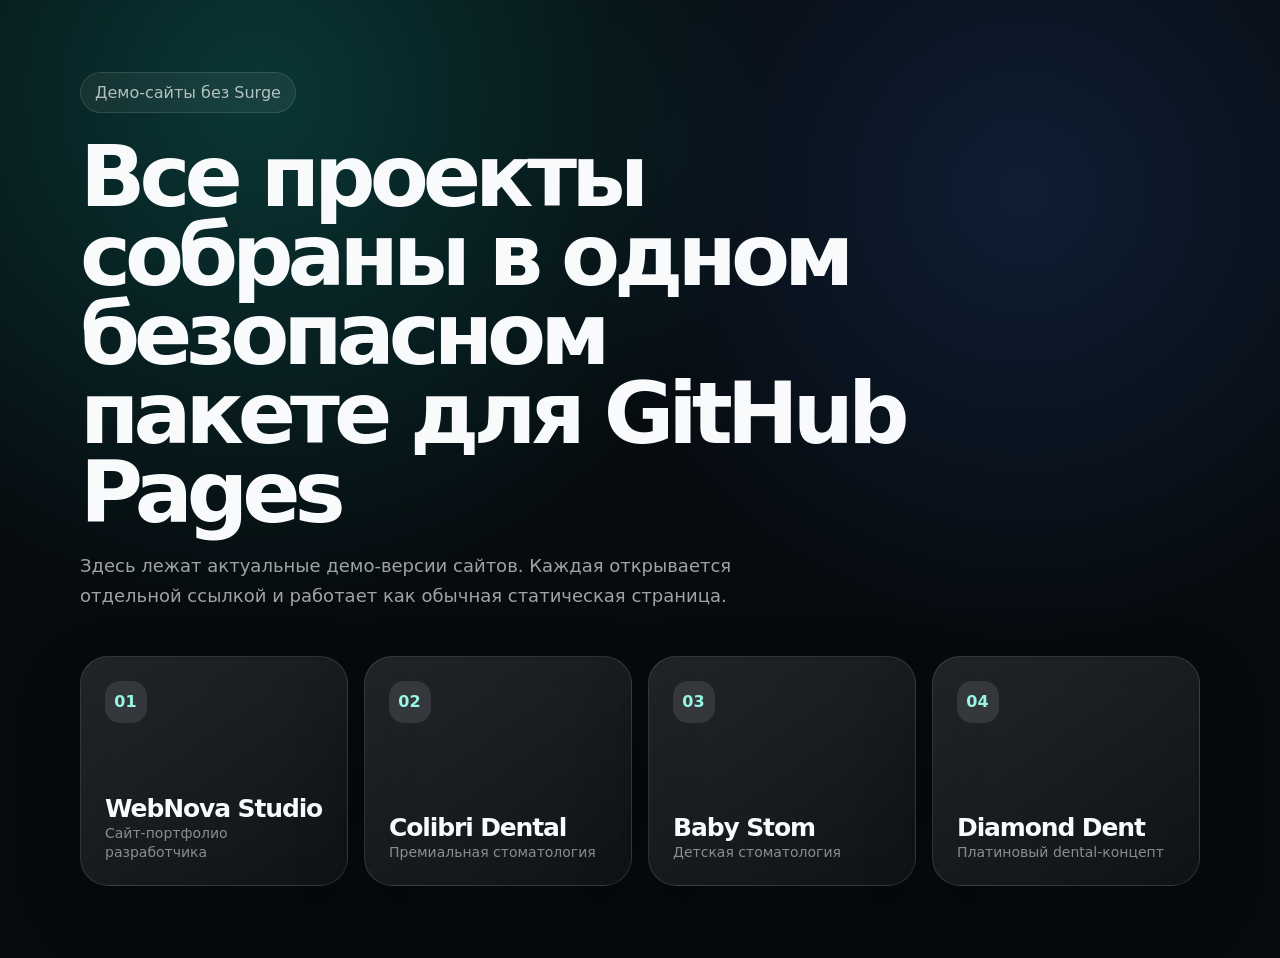
<file: docs/index.html>
<!doctype html>
<html lang="ru">
  <head>
    <meta charset="UTF-8" />
    <meta name="viewport" content="width=device-width, initial-scale=1.0" />
    <title>WebNova demos</title>
    <style>
      * { box-sizing: border-box; }
      body {
        margin: 0;
        min-height: 100vh;
        font-family: Inter, system-ui, -apple-system, BlinkMacSystemFont, "Segoe UI", sans-serif;
        color: #f8fafc;
        background:
          radial-gradient(circle at 20% 10%, rgba(20, 184, 166, .25), transparent 32rem),
          radial-gradient(circle at 80% 20%, rgba(59, 130, 246, .16), transparent 28rem),
          #060b0f;
      }
      main {
        width: min(1120px, calc(100% - 32px));
        margin: 0 auto;
        padding: 72px 0;
      }
      .badge {
        display: inline-flex;
        border: 1px solid rgba(255,255,255,.12);
        border-radius: 999px;
        padding: 10px 14px;
        color: rgba(255,255,255,.68);
        background: rgba(255,255,255,.06);
        backdrop-filter: blur(16px);
      }
      h1 {
        margin: 24px 0 16px;
        max-width: 850px;
        font-size: clamp(42px, 7vw, 86px);
        line-height: .92;
        letter-spacing: -.07em;
      }
      p {
        max-width: 680px;
        color: rgba(255,255,255,.62);
        font-size: 18px;
        line-height: 1.7;
      }
      .grid {
        display: grid;
        grid-template-columns: repeat(4, 1fr);
        gap: 16px;
        margin-top: 44px;
      }
      a {
        min-height: 230px;
        display: flex;
        flex-direction: column;
        justify-content: space-between;
        padding: 24px;
        border: 1px solid rgba(255,255,255,.12);
        border-radius: 28px;
        color: inherit;
        text-decoration: none;
        background: linear-gradient(145deg, rgba(255,255,255,.11), rgba(255,255,255,.035));
        box-shadow: 0 24px 70px rgba(0,0,0,.24);
        backdrop-filter: blur(18px);
        transition: transform .25s ease, border-color .25s ease, background .25s ease;
      }
      a:hover {
        transform: translateY(-6px);
        border-color: rgba(94, 234, 212, .45);
        background: linear-gradient(145deg, rgba(255,255,255,.15), rgba(20,184,166,.08));
      }
      .num {
        width: 42px;
        height: 42px;
        display: grid;
        place-items: center;
        border-radius: 15px;
        background: rgba(255,255,255,.1);
        color: #99f6e4;
        font-weight: 800;
      }
      h2 {
        margin: 0;
        font-size: 25px;
        letter-spacing: -.045em;
      }
      span {
        color: rgba(255,255,255,.5);
        font-size: 14px;
      }
      @media (max-width: 900px) {
        .grid { grid-template-columns: repeat(2, 1fr); }
      }
      @media (max-width: 560px) {
        main { padding: 44px 0; }
        .grid { grid-template-columns: 1fr; }
        a { min-height: 180px; }
      }
    </style>
  </head>
  <body>
    <main>
      <div class="badge">Демо-сайты без Surge</div>
      <h1>Все проекты собраны в одном безопасном пакете для GitHub Pages</h1>
      <p>
        Здесь лежат актуальные демо-версии сайтов. Каждая открывается отдельной ссылкой и работает как обычная статическая страница.
      </p>
      <div class="grid">
        <a href="./webnova/">
          <div class="num">01</div>
          <div>
            <h2>WebNova Studio</h2>
            <span>Сайт-портфолио разработчика</span>
          </div>
        </a>
        <a href="./colibri/">
          <div class="num">02</div>
          <div>
            <h2>Colibri Dental</h2>
            <span>Премиальная стоматология</span>
          </div>
        </a>
        <a href="./baby-stom/">
          <div class="num">03</div>
          <div>
            <h2>Baby Stom</h2>
            <span>Детская стоматология</span>
          </div>
        </a>
        <a href="./diamond-dent/">
          <div class="num">04</div>
          <div>
            <h2>Diamond Dent</h2>
            <span>Платиновый dental-концепт</span>
          </div>
        </a>
      </div>
    </main>
  </body>
</html>
</file>
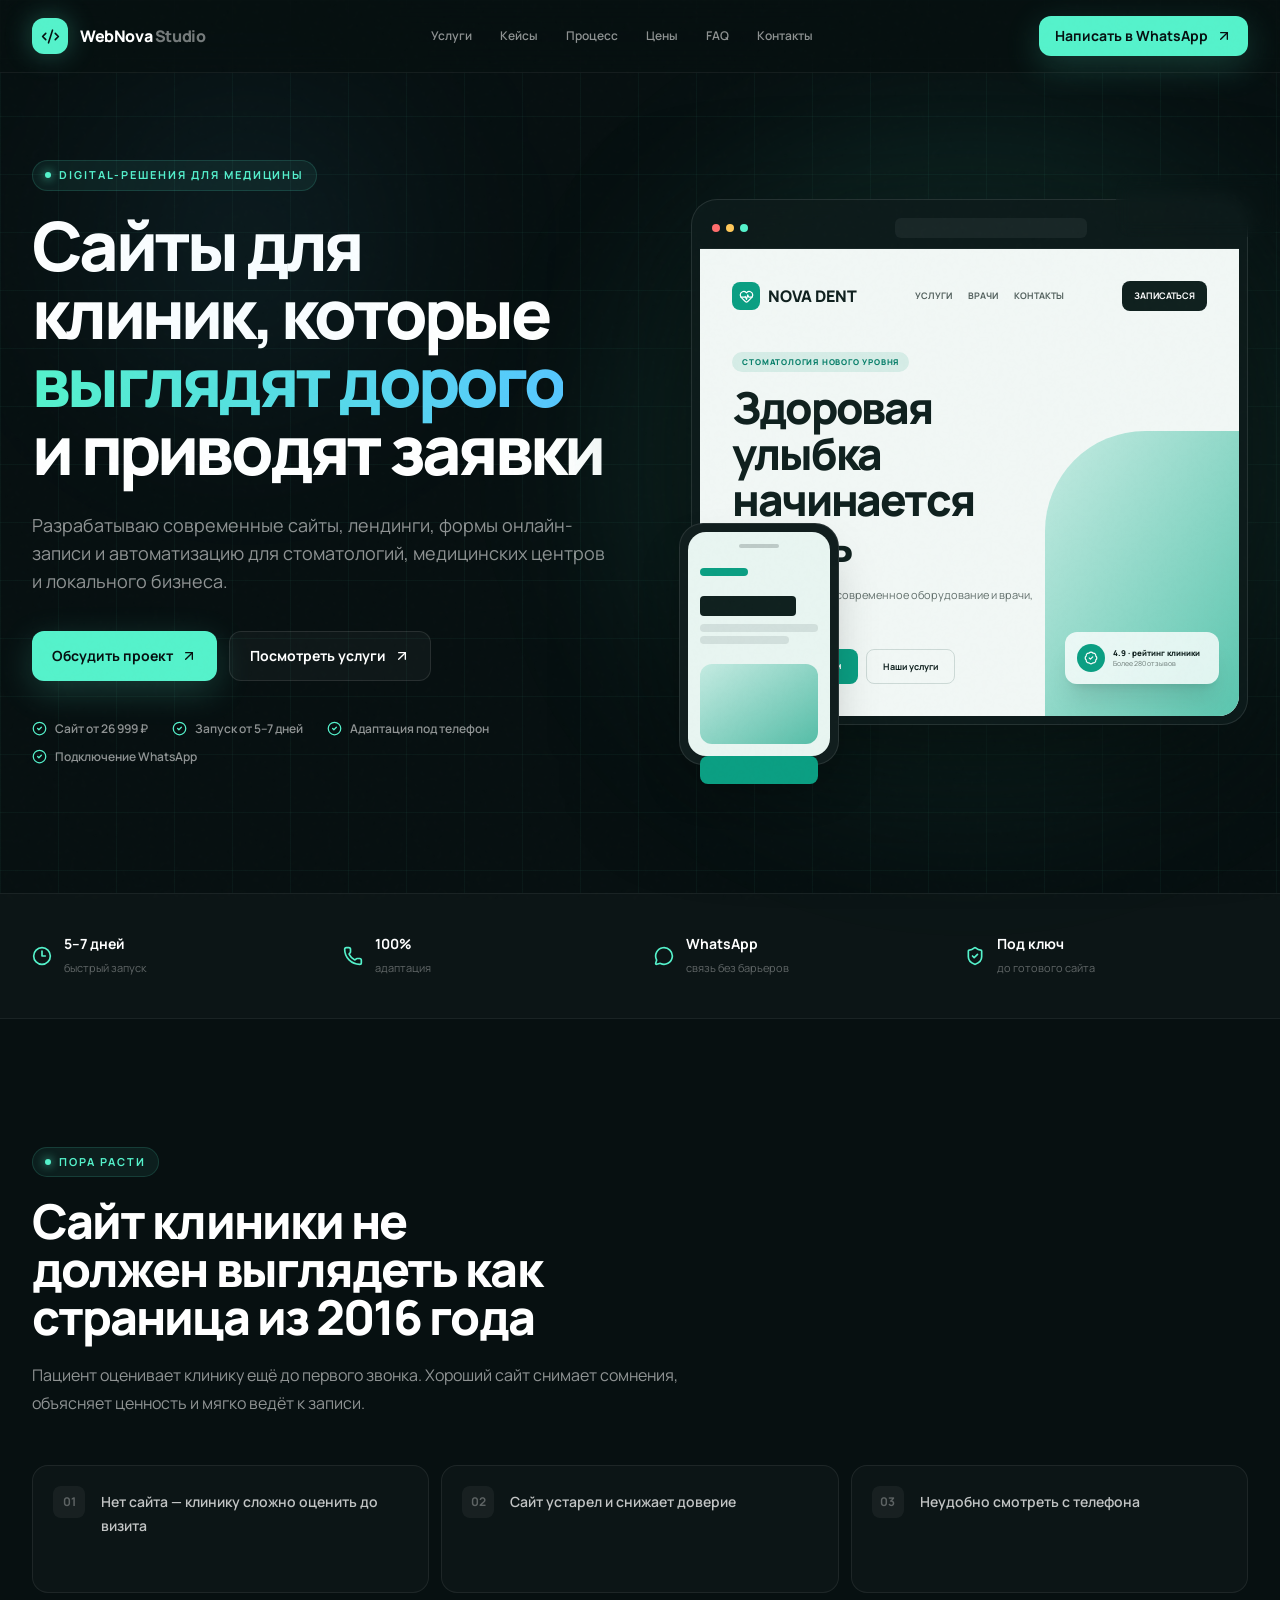
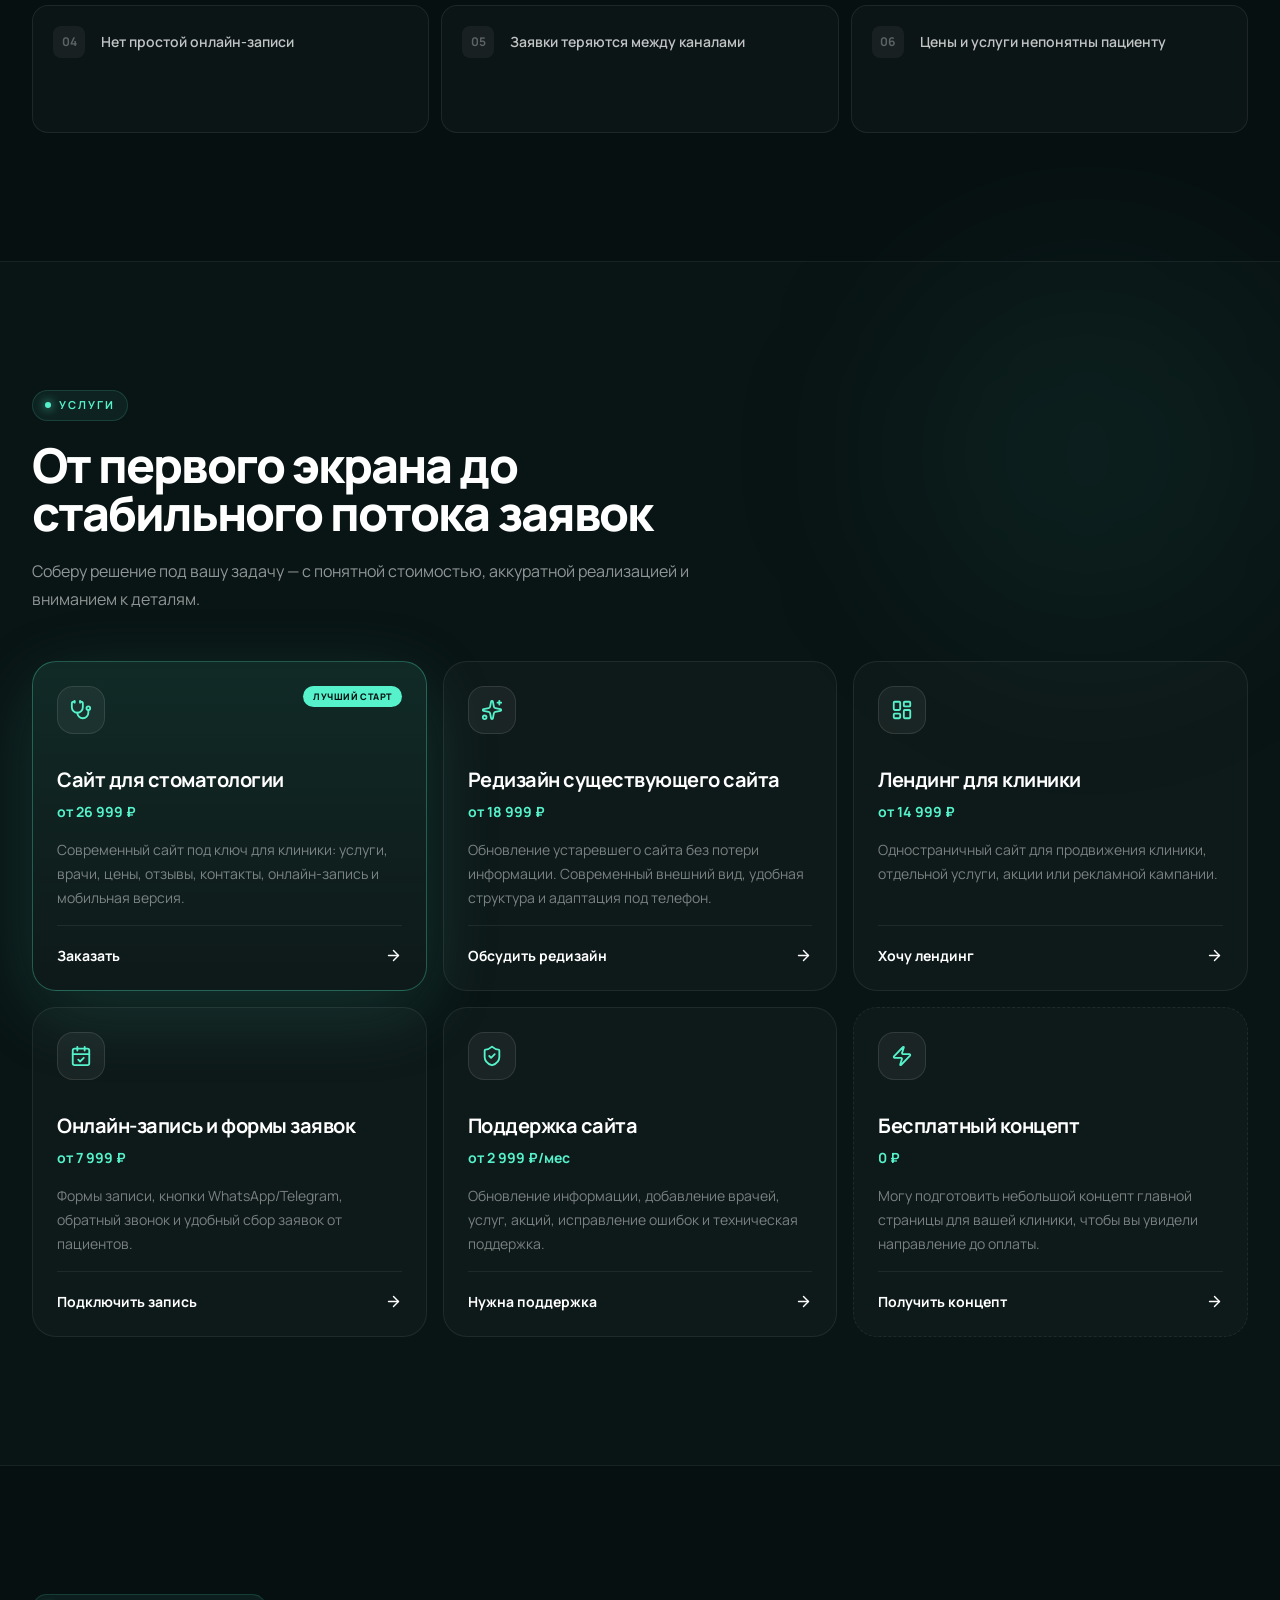
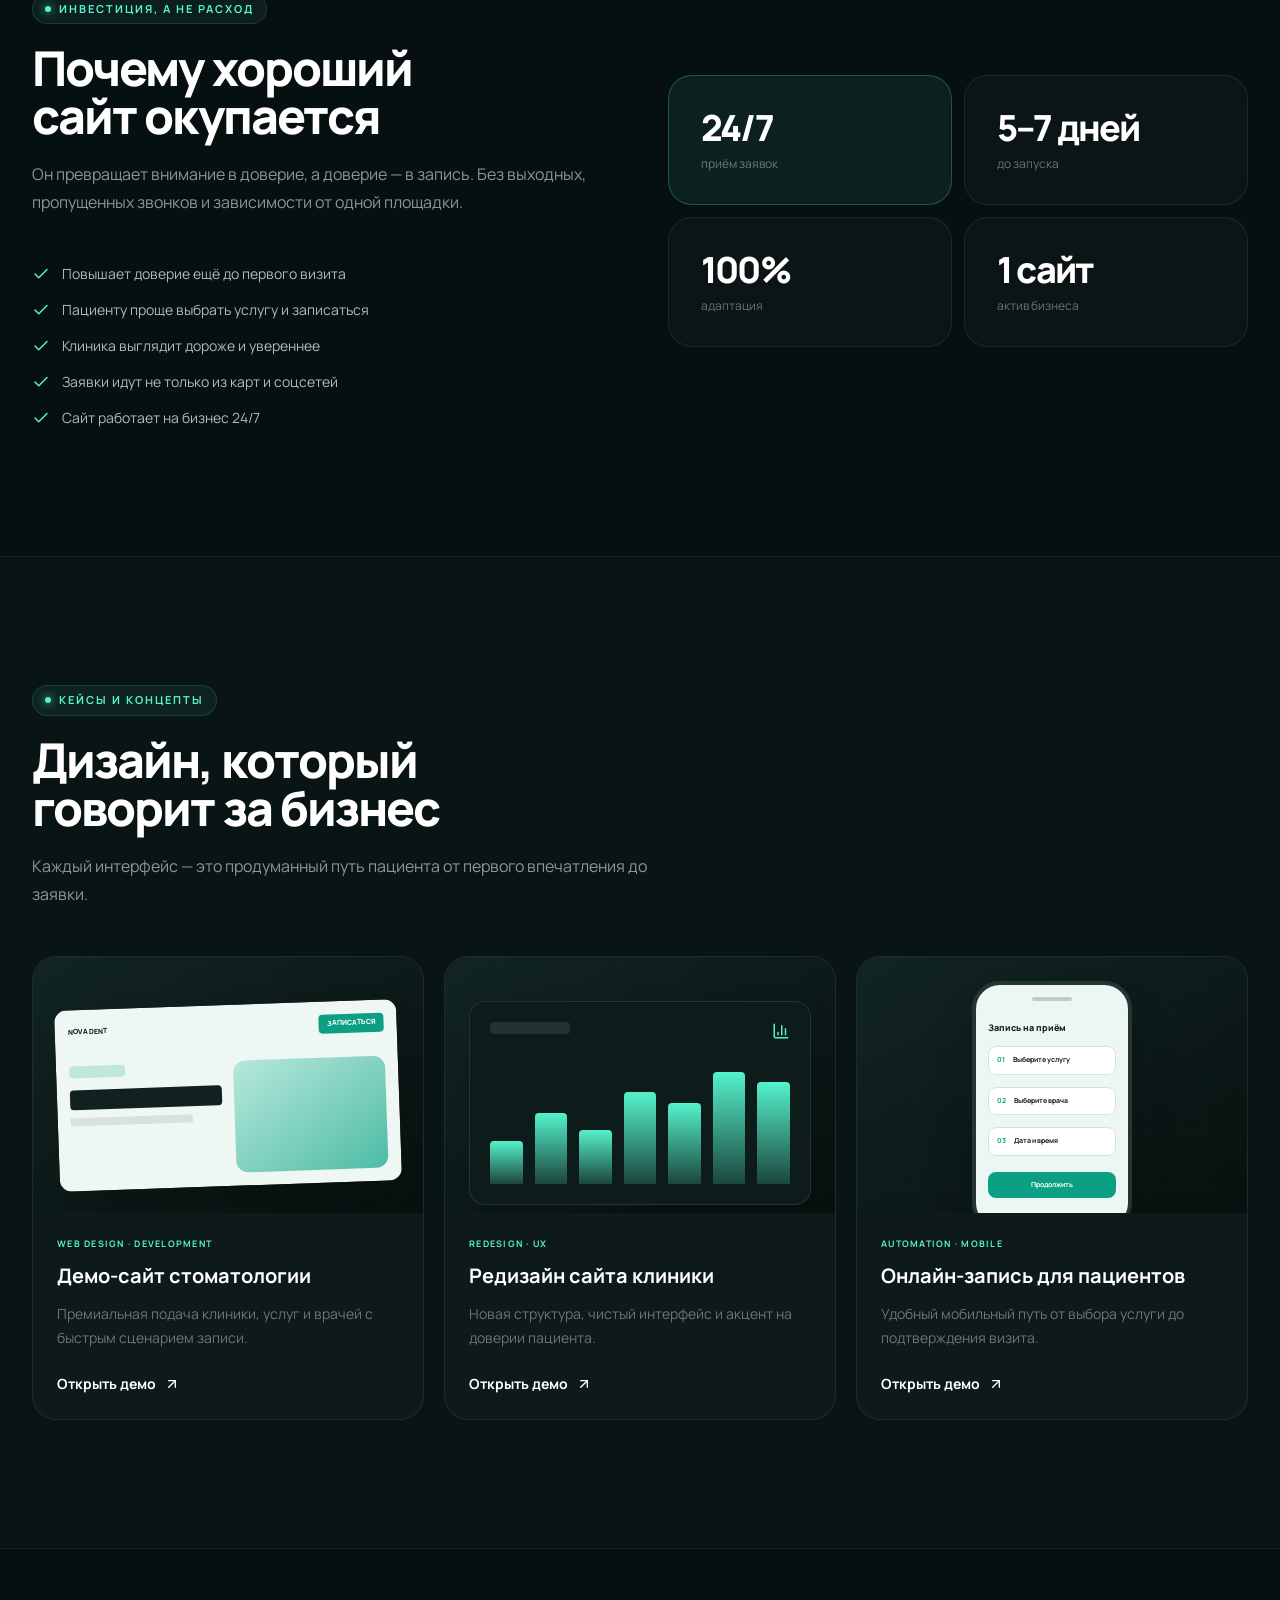
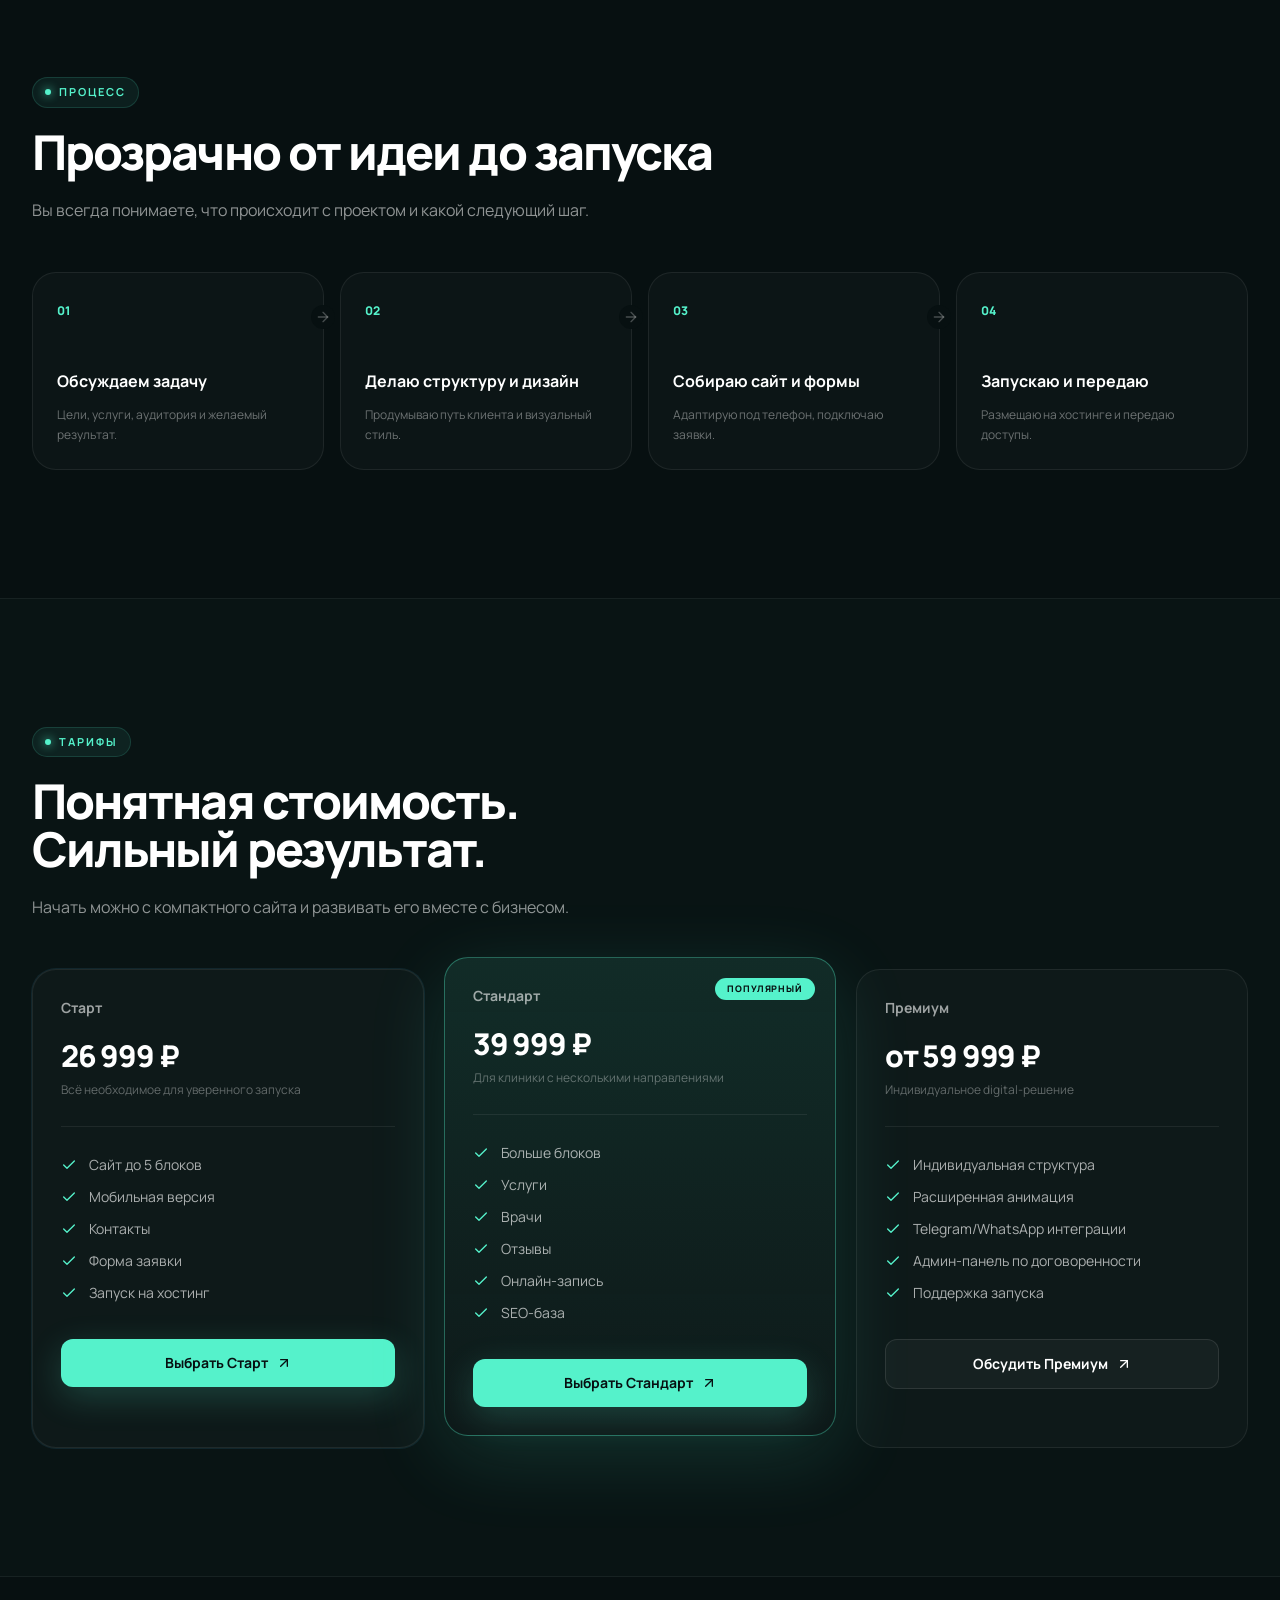
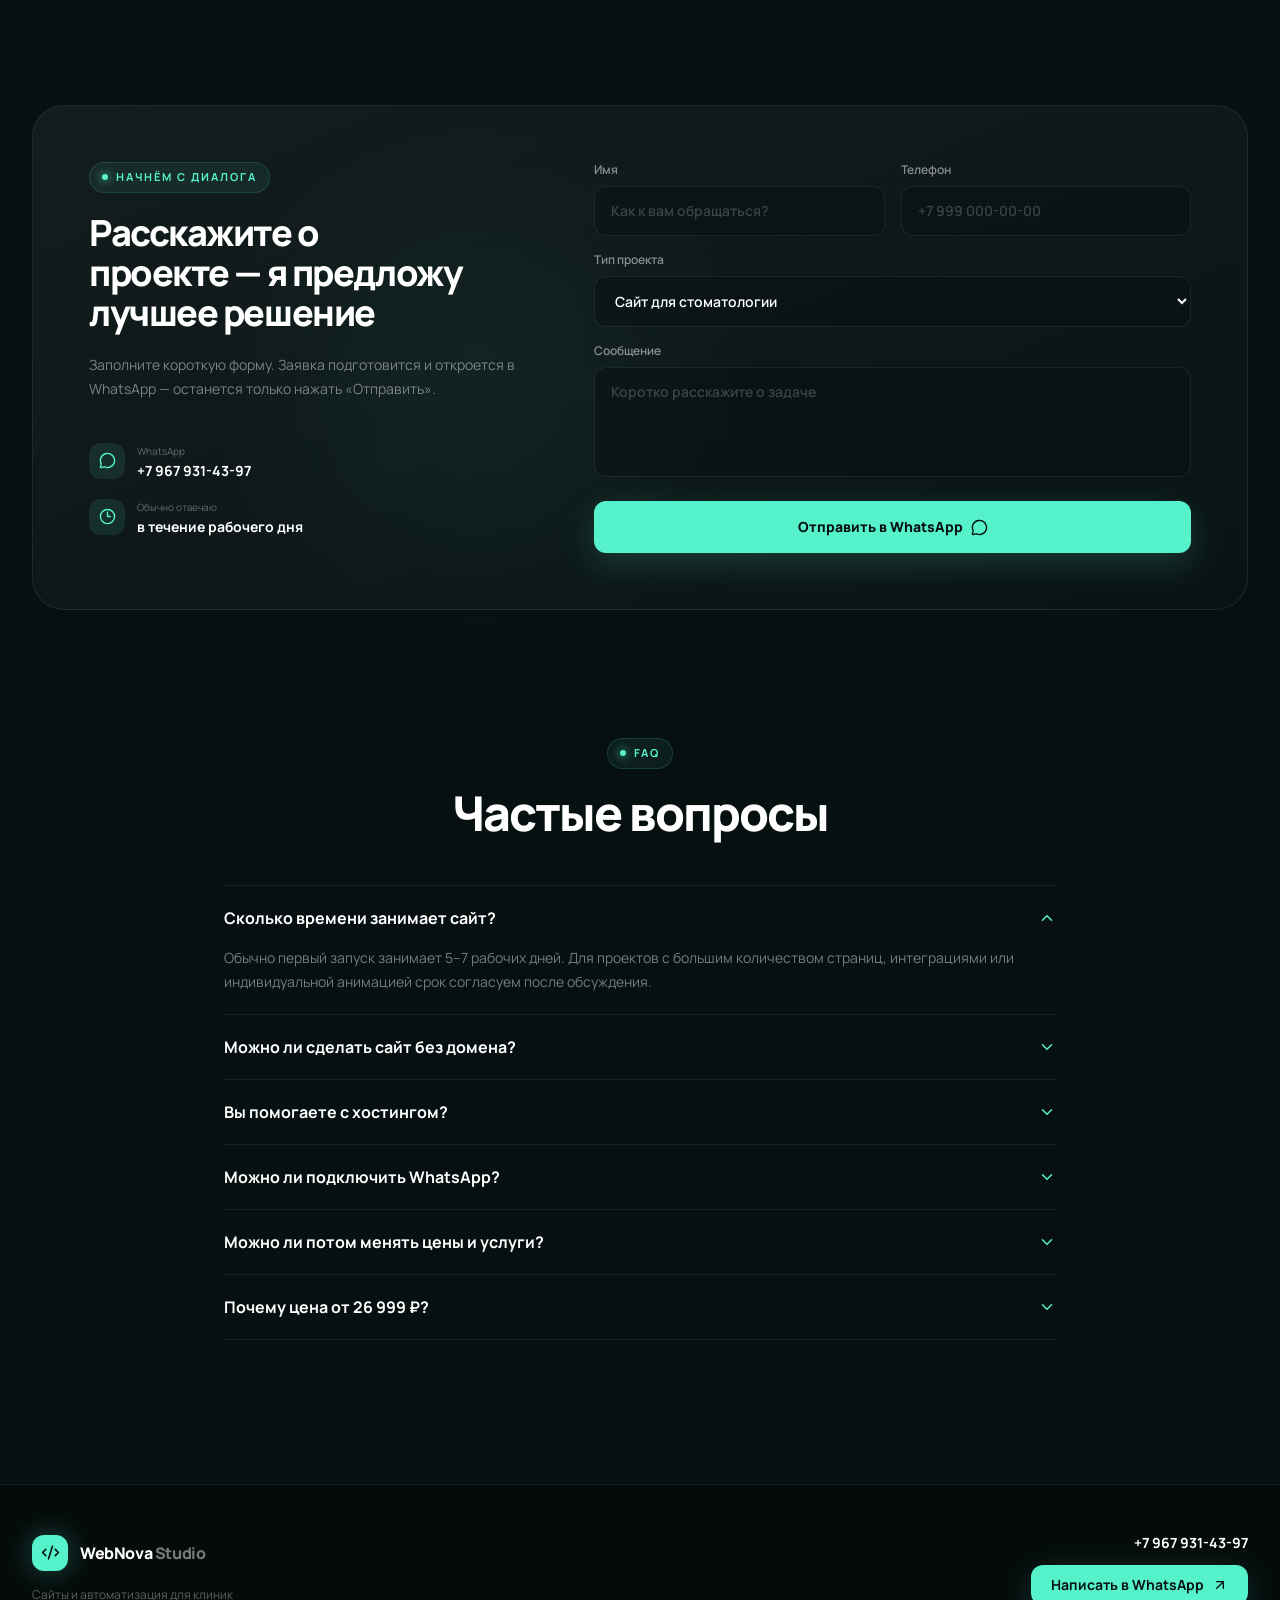
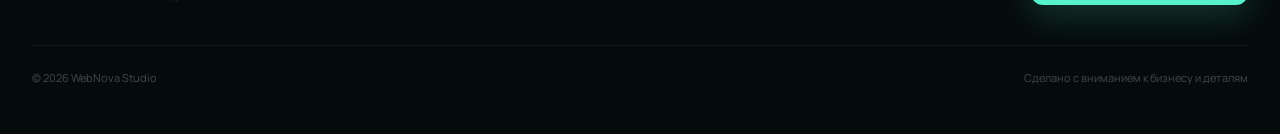
<file: docs/webnova/index.html>
<!doctype html>
<html lang="ru">
  <head>
    <meta charset="UTF-8" />
    <meta name="viewport" content="width=device-width, initial-scale=1.0" />
    <meta name="theme-color" content="#071011" />
    <meta name="description" content="WebNova Studio — премиальные сайты и автоматизация для клиник, стоматологий и локального бизнеса." />
    <title>WebNova Studio — сайты для клиник</title>
    <link rel="preconnect" href="https://fonts.googleapis.com" />
    <link rel="preconnect" href="https://fonts.gstatic.com" crossorigin />
    <link href="https://fonts.googleapis.com/css2?family=Manrope:wght@400;500;600;700;800&display=swap" rel="stylesheet" />
    <script type="module" crossorigin src="./assets/index-ocJIVlS1.js"></script>
    <link rel="stylesheet" crossorigin href="./assets/index-BSwqDAyw.css">
  </head>
  <body>
    <div id="root"></div>
  </body>
</html>
</file>
<file: docs/webnova/assets/index-BSwqDAyw.css>
*,:before,:after,::backdrop{--tw-border-spacing-x:0;--tw-border-spacing-y:0;--tw-translate-x:0;--tw-translate-y:0;--tw-rotate:0;--tw-skew-x:0;--tw-skew-y:0;--tw-scale-x:1;--tw-scale-y:1;--tw-pan-x: ;--tw-pan-y: ;--tw-pinch-zoom: ;--tw-scroll-snap-strictness:proximity;--tw-gradient-from-position: ;--tw-gradient-via-position: ;--tw-gradient-to-position: ;--tw-ordinal: ;--tw-slashed-zero: ;--tw-numeric-figure: ;--tw-numeric-spacing: ;--tw-numeric-fraction: ;--tw-ring-inset: ;--tw-ring-offset-width:0px;--tw-ring-offset-color:#fff;--tw-ring-color:#3b82f680;--tw-ring-offset-shadow:0 0 #0000;--tw-ring-shadow:0 0 #0000;--tw-shadow:0 0 #0000;--tw-shadow-colored:0 0 #0000;--tw-blur: ;--tw-brightness: ;--tw-contrast: ;--tw-grayscale: ;--tw-hue-rotate: ;--tw-invert: ;--tw-saturate: ;--tw-sepia: ;--tw-drop-shadow: ;--tw-backdrop-blur: ;--tw-backdrop-brightness: ;--tw-backdrop-contrast: ;--tw-backdrop-grayscale: ;--tw-backdrop-hue-rotate: ;--tw-backdrop-invert: ;--tw-backdrop-opacity: ;--tw-backdrop-saturate: ;--tw-backdrop-sepia: ;--tw-contain-size: ;--tw-contain-layout: ;--tw-contain-paint: ;--tw-contain-style: }*,:before,:after{box-sizing:border-box;border:0 solid #e5e7eb}:before,:after{--tw-content:""}html,:host{-webkit-text-size-adjust:100%;tab-size:4;font-feature-settings:normal;font-variation-settings:normal;-webkit-tap-highlight-color:transparent;font-family:Manrope,sans-serif;line-height:1.5}body{line-height:inherit;margin:0}hr{height:0;color:inherit;border-top-width:1px}abbr:where([title]){-webkit-text-decoration:underline dotted;text-decoration:underline dotted}h1,h2,h3,h4,h5,h6{font-size:inherit;font-weight:inherit}a{color:inherit;-webkit-text-decoration:inherit;text-decoration:inherit}b,strong{font-weight:bolder}code,kbd,samp,pre{font-feature-settings:normal;font-variation-settings:normal;font-family:ui-monospace,SFMono-Regular,Menlo,Monaco,Consolas,Liberation Mono,Courier New,monospace;font-size:1em}small{font-size:80%}sub,sup{vertical-align:baseline;font-size:75%;line-height:0;position:relative}sub{bottom:-.25em}sup{top:-.5em}table{text-indent:0;border-color:inherit;border-collapse:collapse}button,input,optgroup,select,textarea{font-feature-settings:inherit;font-variation-settings:inherit;font-family:inherit;font-size:100%;font-weight:inherit;line-height:inherit;letter-spacing:inherit;color:inherit;margin:0;padding:0}button,select{text-transform:none}button,input:where([type=button]),input:where([type=reset]),input:where([type=submit]){-webkit-appearance:button;background-color:#0000;background-image:none}:-moz-focusring{outline:auto}:-moz-ui-invalid{box-shadow:none}progress{vertical-align:baseline}::-webkit-inner-spin-button{height:auto}::-webkit-outer-spin-button{height:auto}[type=search]{-webkit-appearance:textfield;outline-offset:-2px}::-webkit-search-decoration{-webkit-appearance:none}::-webkit-file-upload-button{-webkit-appearance:button;font:inherit}summary{display:list-item}blockquote,dl,dd,h1,h2,h3,h4,h5,h6,hr,figure,p,pre{margin:0}fieldset{margin:0;padding:0}legend{padding:0}ol,ul,menu{margin:0;padding:0;list-style:none}dialog{padding:0}textarea{resize:vertical}input::-moz-placeholder{opacity:1;color:#9ca3af}textarea::-moz-placeholder{opacity:1;color:#9ca3af}input::placeholder,textarea::placeholder{opacity:1;color:#9ca3af}button,[role=button]{cursor:pointer}:disabled{cursor:default}img,svg,video,canvas,audio,iframe,embed,object{vertical-align:middle;display:block}img,video{max-width:100%;height:auto}[hidden]:where(:not([hidden=until-found])){display:none}.pointer-events-none{pointer-events:none}.fixed{position:fixed}.absolute{position:absolute}.relative{position:relative}.-inset-16{inset:-4rem}.inset-0{inset:0}.inset-x-0{left:0;right:0}.-bottom-10{bottom:-2.5rem}.-left-3{left:-.75rem}.-right-2{right:-.5rem}.-right-3{right:-.75rem}.-top-6{top:-1.5rem}.bottom-0{bottom:0}.bottom-5{bottom:1.25rem}.bottom-8{bottom:2rem}.left-1\/2{left:50%}.left-1\/4{left:25%}.left-5{left:1.25rem}.left-\[8\%\]{left:8%}.right-0{right:0}.right-5{right:1.25rem}.top-0{top:0}.top-1\/3{top:33.3333%}.top-24{top:6rem}.top-5{top:1.25rem}.top-8{top:2rem}.z-10{z-index:10}.z-40{z-index:40}.z-50{z-index:50}.z-\[60\]{z-index:60}.mx-auto{margin-left:auto;margin-right:auto}.my-7{margin-top:1.75rem;margin-bottom:1.75rem}.mb-12{margin-bottom:3rem}.mb-3{margin-bottom:.75rem}.mb-5{margin-bottom:1.25rem}.mb-8{margin-bottom:2rem}.mb-9{margin-bottom:2.25rem}.ml-auto{margin-left:auto}.mr-2{margin-right:.5rem}.mt-0\.5{margin-top:.125rem}.mt-1{margin-top:.25rem}.mt-10{margin-top:2.5rem}.mt-12{margin-top:3rem}.mt-2{margin-top:.5rem}.mt-3{margin-top:.75rem}.mt-4{margin-top:1rem}.mt-5{margin-top:1.25rem}.mt-6{margin-top:1.5rem}.mt-7{margin-top:1.75rem}.mt-9{margin-top:2.25rem}.mt-auto{margin-top:auto}.block{display:block}.flex{display:flex}.inline-flex{display:inline-flex}.grid{display:grid}.hidden{display:none}.h-1{height:.25rem}.h-1\.5{height:.375rem}.h-10{height:2.5rem}.h-12{height:3rem}.h-2{height:.5rem}.h-20{height:5rem}.h-28{height:7rem}.h-3{height:.75rem}.h-5{height:1.25rem}.h-56{height:14rem}.h-64{height:16rem}.h-7{height:1.75rem}.h-72{height:18rem}.h-8{height:2rem}.h-80{height:20rem}.h-9{height:2.25rem}.h-96{height:24rem}.h-\[250px\]{height:250px}.h-\[61\%\]{height:61%}.h-\[72px\]{height:72px}.h-px{height:1px}.min-h-32{min-height:8rem}.min-h-\[330px\]{min-height:330px}.min-h-\[360px\]{min-height:360px}.min-h-screen{min-height:100vh}.w-1\.5{width:.375rem}.w-10{width:2.5rem}.w-12{width:3rem}.w-14{width:3.5rem}.w-2{width:.5rem}.w-20{width:5rem}.w-24{width:6rem}.w-3\/4{width:75%}.w-4\/5{width:80%}.w-40{width:10rem}.w-48{width:12rem}.w-7{width:1.75rem}.w-72{width:18rem}.w-8{width:2rem}.w-80{width:20rem}.w-9{width:2.25rem}.w-96{width:24rem}.w-\[36\%\]{width:36%}.w-\[calc\(100\%-40px\)\]{width:calc(100% - 40px)}.w-full{width:100%}.max-w-2xl{max-width:42rem}.max-w-3xl{max-width:48rem}.max-w-4xl{max-width:56rem}.max-w-7xl{max-width:80rem}.max-w-\[310px\]{max-width:310px}.max-w-\[350px\]{max-width:350px}.max-w-\[620px\]{max-width:620px}.max-w-md{max-width:28rem}.max-w-xl{max-width:36rem}.flex-1{flex:1}.shrink-0{flex-shrink:0}.-translate-x-1\/2{--tw-translate-x:-50%;transform:translate(var(--tw-translate-x), var(--tw-translate-y)) rotate(var(--tw-rotate)) skewX(var(--tw-skew-x)) skewY(var(--tw-skew-y)) scaleX(var(--tw-scale-x)) scaleY(var(--tw-scale-y))}.-translate-y-3{--tw-translate-y:-.75rem;transform:translate(var(--tw-translate-x), var(--tw-translate-y)) rotate(var(--tw-rotate)) skewX(var(--tw-skew-x)) skewY(var(--tw-skew-y)) scaleX(var(--tw-scale-x)) scaleY(var(--tw-scale-y))}.rotate-180{--tw-rotate:180deg;transform:translate(var(--tw-translate-x), var(--tw-translate-y)) rotate(var(--tw-rotate)) skewX(var(--tw-skew-x)) skewY(var(--tw-skew-y)) scaleX(var(--tw-scale-x)) scaleY(var(--tw-scale-y))}.rotate-\[-2deg\]{--tw-rotate:-2deg;transform:translate(var(--tw-translate-x), var(--tw-translate-y)) rotate(var(--tw-rotate)) skewX(var(--tw-skew-x)) skewY(var(--tw-skew-y)) scaleX(var(--tw-scale-x)) scaleY(var(--tw-scale-y))}@keyframes float{0%,to{transform:translateY(0)}50%{transform:translateY(-10px)}}.animate-float{animation:5s ease-in-out infinite float}@keyframes pulseSoft{0%,to{opacity:.45}50%{opacity:.8}}.animate-pulse-soft{animation:4s ease-in-out infinite pulseSoft}.resize-none{resize:none}.grid-cols-2{grid-template-columns:repeat(2,minmax(0,1fr))}.grid-rows-\[0fr\]{grid-template-rows:0fr}.grid-rows-\[1fr\]{grid-template-rows:1fr}.flex-col{flex-direction:column}.flex-wrap{flex-wrap:wrap}.place-items-center{place-items:center}.items-start{align-items:flex-start}.items-end{align-items:flex-end}.items-center{align-items:center}.items-stretch{align-items:stretch}.justify-center{justify-content:center}.justify-between{justify-content:space-between}.gap-1\.5{gap:.375rem}.gap-14{gap:3.5rem}.gap-2{gap:.5rem}.gap-20{gap:5rem}.gap-3{gap:.75rem}.gap-4{gap:1rem}.gap-5{gap:1.25rem}.gap-7{gap:1.75rem}.gap-8{gap:2rem}.gap-x-6{-moz-column-gap:1.5rem;column-gap:1.5rem}.gap-y-3{row-gap:.75rem}.space-y-3>:not([hidden])~:not([hidden]){--tw-space-y-reverse:0;margin-top:calc(.75rem * calc(1 - var(--tw-space-y-reverse)));margin-bottom:calc(.75rem * var(--tw-space-y-reverse))}.space-y-4>:not([hidden])~:not([hidden]){--tw-space-y-reverse:0;margin-top:calc(1rem * calc(1 - var(--tw-space-y-reverse)));margin-bottom:calc(1rem * var(--tw-space-y-reverse))}.divide-y>:not([hidden])~:not([hidden]){--tw-divide-y-reverse:0;border-top-width:calc(1px * calc(1 - var(--tw-divide-y-reverse)));border-bottom-width:calc(1px * var(--tw-divide-y-reverse))}.divide-white\/\[\.07\]>:not([hidden])~:not([hidden]){border-color:#ffffff12}.overflow-hidden{overflow:hidden}.rounded{border-radius:.25rem}.rounded-2xl{border-radius:1rem}.rounded-3xl{border-radius:1.5rem}.rounded-\[18px\]{border-radius:18px}.rounded-\[24px\]{border-radius:24px}.rounded-\[26px\]{border-radius:26px}.rounded-\[28px\]{border-radius:28px}.rounded-\[32px\]{border-radius:32px}.rounded-full{border-radius:9999px}.rounded-lg{border-radius:.5rem}.rounded-md{border-radius:.375rem}.rounded-xl{border-radius:.75rem}.rounded-b-\[20px\]{border-bottom-right-radius:20px;border-bottom-left-radius:20px}.rounded-t{border-top-left-radius:.25rem;border-top-right-radius:.25rem}.rounded-tl-\[100px\]{border-top-left-radius:100px}.border{border-width:1px}.border-4{border-width:4px}.border-y{border-top-width:1px;border-bottom-width:1px}.border-b{border-bottom-width:1px}.border-t{border-top-width:1px}.border-dashed{border-style:dashed}.border-\[\#253533\]{--tw-border-opacity:1;border-color:rgb(37 53 51/var(--tw-border-opacity,1))}.border-\[\#ccd9d6\]{--tw-border-opacity:1;border-color:rgb(204 217 214/var(--tw-border-opacity,1))}.border-\[\#d4e3df\]{--tw-border-opacity:1;border-color:rgb(212 227 223/var(--tw-border-opacity,1))}.border-cyan\/30{border-color:#58c7ff4d}.border-mint\/15{border-color:#55f2cb26}.border-mint\/25{border-color:#55f2cb40}.border-mint\/30{border-color:#55f2cb4d}.border-mint\/35{border-color:#55f2cb59}.border-white\/10{border-color:#ffffff1a}.border-white\/5{border-color:#ffffff0d}.border-white\/\[\.06\]{border-color:#ffffff0f}.border-white\/\[\.07\]{border-color:#ffffff12}.border-white\/\[\.08\]{border-color:#ffffff14}.bg-\[\#050b0b\]{--tw-bg-opacity:1;background-color:rgb(5 11 11/var(--tw-bg-opacity,1))}.bg-\[\#091414\]{--tw-bg-opacity:1;background-color:rgb(9 20 20/var(--tw-bg-opacity,1))}.bg-\[\#0b9f83\]{--tw-bg-opacity:1;background-color:rgb(11 159 131/var(--tw-bg-opacity,1))}.bg-\[\#0b9f83\]\/20{background-color:#0b9f8333}.bg-\[\#0d1b1a\]{--tw-bg-opacity:1;background-color:rgb(13 27 26/var(--tw-bg-opacity,1))}.bg-\[\#0e1b1b\]\/90{background-color:#0e1b1be6}.bg-\[\#10211f\]{--tw-bg-opacity:1;background-color:rgb(16 33 31/var(--tw-bg-opacity,1))}.bg-\[\#10211f\]\/10{background-color:#10211f1a}.bg-\[\#10211f\]\/20{background-color:#10211f33}.bg-\[\#10211f\]\/95{background-color:#10211ff2}.bg-\[\#111e1e\]{--tw-bg-opacity:1;background-color:rgb(17 30 30/var(--tw-bg-opacity,1))}.bg-\[\#11201f\]\/90{background-color:#11201fe6}.bg-\[\#d5ece6\]{--tw-bg-opacity:1;background-color:rgb(213 236 230/var(--tw-bg-opacity,1))}.bg-\[\#e8f5f1\]{--tw-bg-opacity:1;background-color:rgb(232 245 241/var(--tw-bg-opacity,1))}.bg-\[\#ecf7f4\]{--tw-bg-opacity:1;background-color:rgb(236 247 244/var(--tw-bg-opacity,1))}.bg-\[\#eef7f4\]{--tw-bg-opacity:1;background-color:rgb(238 247 244/var(--tw-bg-opacity,1))}.bg-\[\#f1f7f5\]{--tw-bg-opacity:1;background-color:rgb(241 247 245/var(--tw-bg-opacity,1))}.bg-\[\#ff6d6d\]{--tw-bg-opacity:1;background-color:rgb(255 109 109/var(--tw-bg-opacity,1))}.bg-\[\#ffc85a\]{--tw-bg-opacity:1;background-color:rgb(255 200 90/var(--tw-bg-opacity,1))}.bg-cyan\/\[\.08\]{background-color:#58c7ff14}.bg-ink{--tw-bg-opacity:1;background-color:rgb(7 16 17/var(--tw-bg-opacity,1))}.bg-ink\/50{background-color:#07101180}.bg-ink\/75{background-color:#071011bf}.bg-mint{--tw-bg-opacity:1;background-color:rgb(85 242 203/var(--tw-bg-opacity,1))}.bg-mint\/10{background-color:#55f2cb1a}.bg-mint\/\[\.05\]{background-color:#55f2cb0d}.bg-mint\/\[\.06\]{background-color:#55f2cb0f}.bg-mint\/\[\.07\]{background-color:#55f2cb12}.bg-mint\/\[\.08\]{background-color:#55f2cb14}.bg-white{--tw-bg-opacity:1;background-color:rgb(255 255 255/var(--tw-bg-opacity,1))}.bg-white\/10{background-color:#ffffff1a}.bg-white\/5{background-color:#ffffff0d}.bg-white\/80{background-color:#fffc}.bg-white\/\[\.018\]{background-color:#ffffff05}.bg-white\/\[\.025\]{background-color:#ffffff06}.bg-white\/\[\.035\]{background-color:#ffffff09}.bg-white\/\[\.05\]{background-color:#ffffff0d}.bg-white\/\[\.07\]{background-color:#ffffff12}.bg-gradient-to-b{background-image:linear-gradient(to bottom, var(--tw-gradient-stops))}.bg-gradient-to-br{background-image:linear-gradient(to bottom right, var(--tw-gradient-stops))}.bg-gradient-to-r{background-image:linear-gradient(to right, var(--tw-gradient-stops))}.bg-gradient-to-t{background-image:linear-gradient(to top, var(--tw-gradient-stops))}.from-\[\#122523\]{--tw-gradient-from:#122523 var(--tw-gradient-from-position);--tw-gradient-to:#12252300 var(--tw-gradient-to-position);--tw-gradient-stops:var(--tw-gradient-from), var(--tw-gradient-to)}.from-\[\#b7e8dc\]{--tw-gradient-from:#b7e8dc var(--tw-gradient-from-position);--tw-gradient-to:#b7e8dc00 var(--tw-gradient-to-position);--tw-gradient-stops:var(--tw-gradient-from), var(--tw-gradient-to)}.from-\[\#c5ebe2\]{--tw-gradient-from:#c5ebe2 var(--tw-gradient-from-position);--tw-gradient-to:#c5ebe200 var(--tw-gradient-to-position);--tw-gradient-stops:var(--tw-gradient-from), var(--tw-gradient-to)}.from-mint{--tw-gradient-from:#55f2cb var(--tw-gradient-from-position);--tw-gradient-to:#55f2cb00 var(--tw-gradient-to-position);--tw-gradient-stops:var(--tw-gradient-from), var(--tw-gradient-to)}.from-mint\/20{--tw-gradient-from:#55f2cb33 var(--tw-gradient-from-position);--tw-gradient-to:#55f2cb00 var(--tw-gradient-to-position);--tw-gradient-stops:var(--tw-gradient-from), var(--tw-gradient-to)}.from-mint\/\[\.11\]{--tw-gradient-from:#55f2cb1c var(--tw-gradient-from-position);--tw-gradient-to:#55f2cb00 var(--tw-gradient-to-position);--tw-gradient-stops:var(--tw-gradient-from), var(--tw-gradient-to)}.from-mint\/\[\.1\]{--tw-gradient-from:#55f2cb1a var(--tw-gradient-from-position);--tw-gradient-to:#55f2cb00 var(--tw-gradient-to-position);--tw-gradient-stops:var(--tw-gradient-from), var(--tw-gradient-to)}.from-white\/\[\.055\]{--tw-gradient-from:#ffffff0e var(--tw-gradient-from-position);--tw-gradient-to:#fff0 var(--tw-gradient-to-position);--tw-gradient-stops:var(--tw-gradient-from), var(--tw-gradient-to)}.to-\[\#07100f\]{--tw-gradient-to:#07100f var(--tw-gradient-to-position)}.to-\[\#4ebca5\]{--tw-gradient-to:#4ebca5 var(--tw-gradient-to-position)}.to-\[\#55bda7\]{--tw-gradient-to:#55bda7 var(--tw-gradient-to-position)}.to-\[\#5ac5ae\]{--tw-gradient-to:#5ac5ae var(--tw-gradient-to-position)}.to-cyan{--tw-gradient-to:#58c7ff var(--tw-gradient-to-position)}.to-mint{--tw-gradient-to:#55f2cb var(--tw-gradient-to-position)}.to-white\/\[\.015\]{--tw-gradient-to:#ffffff04 var(--tw-gradient-to-position)}.to-white\/\[\.025\]{--tw-gradient-to:#ffffff06 var(--tw-gradient-to-position)}.bg-clip-text{-webkit-background-clip:text;background-clip:text}.p-1{padding:.25rem}.p-2{padding:.5rem}.p-3{padding:.75rem}.p-4{padding:1rem}.p-5{padding:1.25rem}.p-6{padding:1.5rem}.p-7{padding:1.75rem}.\!px-4{padding-left:1rem!important;padding-right:1rem!important}.\!py-2\.5{padding-top:.625rem!important;padding-bottom:.625rem!important}.px-2{padding-left:.5rem;padding-right:.5rem}.px-2\.5{padding-left:.625rem;padding-right:.625rem}.px-3{padding-left:.75rem;padding-right:.75rem}.px-4{padding-left:1rem;padding-right:1rem}.px-5{padding-left:1.25rem;padding-right:1.25rem}.py-1{padding-top:.25rem;padding-bottom:.25rem}.py-1\.5{padding-top:.375rem;padding-bottom:.375rem}.py-10{padding-top:2.5rem;padding-bottom:2.5rem}.py-12{padding-top:3rem;padding-bottom:3rem}.py-2{padding-top:.5rem;padding-bottom:.5rem}.py-2\.5{padding-top:.625rem;padding-bottom:.625rem}.py-24{padding-top:6rem;padding-bottom:6rem}.py-3{padding-top:.75rem;padding-bottom:.75rem}.py-3\.5{padding-top:.875rem;padding-bottom:.875rem}.py-4{padding-top:1rem;padding-bottom:1rem}.py-5{padding-top:1.25rem;padding-bottom:1.25rem}.pb-24{padding-bottom:6rem}.pb-28{padding-bottom:7rem}.pt-1{padding-top:.25rem}.pt-32{padding-top:8rem}.pt-4{padding-top:1rem}.pt-5{padding-top:1.25rem}.pt-6{padding-top:1.5rem}.text-left{text-align:left}.text-center{text-align:center}.text-3xl{font-size:1.875rem;line-height:2.25rem}.text-\[10px\]{font-size:10px}.text-\[11px\]{font-size:11px}.text-\[42px\]{font-size:42px}.text-\[7px\]{font-size:7px}.text-\[8px\]{font-size:8px}.text-\[9px\]{font-size:9px}.text-base{font-size:1rem;line-height:1.5rem}.text-sm{font-size:.875rem;line-height:1.25rem}.text-xl{font-size:1.25rem;line-height:1.75rem}.text-xs{font-size:.75rem;line-height:1rem}.font-bold{font-weight:700}.font-extrabold{font-weight:800}.font-semibold{font-weight:600}.uppercase{text-transform:uppercase}.leading-5{line-height:1.25rem}.leading-6{line-height:1.5rem}.leading-7{line-height:1.75rem}.leading-\[1\.02\]{line-height:1.02}.leading-\[1\.05\]{line-height:1.05}.leading-\[1\.08\]{line-height:1.08}.leading-\[1\.1\]{line-height:1.1}.tracking-\[-\.04em\]{letter-spacing:-.04em}.tracking-\[-\.055em\]{letter-spacing:-.055em}.tracking-\[-\.05em\]{letter-spacing:-.05em}.tracking-\[\.14em\]{letter-spacing:.14em}.tracking-\[\.18em\]{letter-spacing:.18em}.tracking-tight{letter-spacing:-.025em}.tracking-wider{letter-spacing:.05em}.tracking-widest{letter-spacing:.1em}.text-\[\#087f6a\]{--tw-text-opacity:1;color:rgb(8 127 106/var(--tw-text-opacity,1))}.text-\[\#0b9f83\]{--tw-text-opacity:1;color:rgb(11 159 131/var(--tw-text-opacity,1))}.text-\[\#10211f\]{--tw-text-opacity:1;color:rgb(16 33 31/var(--tw-text-opacity,1))}.text-\[\#53615e\]{--tw-text-opacity:1;color:rgb(83 97 94/var(--tw-text-opacity,1))}.text-\[\#62706c\]{--tw-text-opacity:1;color:rgb(98 112 108/var(--tw-text-opacity,1))}.text-\[\#6c7a76\]{--tw-text-opacity:1;color:rgb(108 122 118/var(--tw-text-opacity,1))}.text-ink{--tw-text-opacity:1;color:rgb(7 16 17/var(--tw-text-opacity,1))}.text-mint{--tw-text-opacity:1;color:rgb(85 242 203/var(--tw-text-opacity,1))}.text-transparent{color:#0000}.text-white{--tw-text-opacity:1;color:rgb(255 255 255/var(--tw-text-opacity,1))}.text-white\/25{color:#ffffff40}.text-white\/30{color:#ffffff4d}.text-white\/35{color:#ffffff59}.text-white\/40{color:#fff6}.text-white\/45{color:#ffffff73}.text-white\/50{color:#ffffff80}.text-white\/55{color:#ffffff8c}.text-white\/60{color:#fff9}.text-white\/65{color:#ffffffa6}.text-white\/70{color:#ffffffb3}.text-white\/75{color:#ffffffbf}.opacity-50{opacity:.5}.opacity-\[\.025\]{opacity:.025}.shadow-2xl{--tw-shadow:0 25px 50px -12px #00000040;--tw-shadow-colored:0 25px 50px -12px var(--tw-shadow-color);box-shadow:var(--tw-ring-offset-shadow,0 0 #0000), var(--tw-ring-shadow,0 0 #0000), var(--tw-shadow)}.shadow-\[0_0_10px_\#55f2cb\]{--tw-shadow:0 0 10px #55f2cb;--tw-shadow-colored:0 0 10px var(--tw-shadow-color);box-shadow:var(--tw-ring-offset-shadow,0 0 #0000), var(--tw-ring-shadow,0 0 #0000), var(--tw-shadow)}.shadow-\[0_0_28px_rgba\(85\,242\,203\,\.3\)\]{--tw-shadow:0 0 28px #55f2cb4d;--tw-shadow-colored:0 0 28px var(--tw-shadow-color);box-shadow:var(--tw-ring-offset-shadow,0 0 #0000), var(--tw-ring-shadow,0 0 #0000), var(--tw-shadow)}.shadow-\[0_10px_35px_rgba\(85\,242\,203\,\.18\)\]{--tw-shadow:0 10px 35px #55f2cb2e;--tw-shadow-colored:0 10px 35px var(--tw-shadow-color);box-shadow:var(--tw-ring-offset-shadow,0 0 #0000), var(--tw-ring-shadow,0 0 #0000), var(--tw-shadow)}.shadow-\[0_10px_35px_rgba\(85\,242\,203\,\.2\)\]{--tw-shadow:0 10px 35px #55f2cb33;--tw-shadow-colored:0 10px 35px var(--tw-shadow-color);box-shadow:var(--tw-ring-offset-shadow,0 0 #0000), var(--tw-ring-shadow,0 0 #0000), var(--tw-shadow)}.shadow-\[0_40px_120px_rgba\(0\,0\,0\,\.55\)\]{--tw-shadow:0 40px 120px #0000008c;--tw-shadow-colored:0 40px 120px var(--tw-shadow-color);box-shadow:var(--tw-ring-offset-shadow,0 0 #0000), var(--tw-ring-shadow,0 0 #0000), var(--tw-shadow)}.shadow-glow{--tw-shadow:0 20px 80px #55f2cb24;--tw-shadow-colored:0 20px 80px var(--tw-shadow-color);box-shadow:var(--tw-ring-offset-shadow,0 0 #0000), var(--tw-ring-shadow,0 0 #0000), var(--tw-shadow)}.shadow-xl{--tw-shadow:0 20px 25px -5px #0000001a, 0 8px 10px -6px #0000001a;--tw-shadow-colored:0 20px 25px -5px var(--tw-shadow-color), 0 8px 10px -6px var(--tw-shadow-color);box-shadow:var(--tw-ring-offset-shadow,0 0 #0000), var(--tw-ring-shadow,0 0 #0000), var(--tw-shadow)}.outline-none{outline-offset:2px;outline:2px solid #0000}.ring-1{--tw-ring-offset-shadow:var(--tw-ring-inset) 0 0 0 var(--tw-ring-offset-width) var(--tw-ring-offset-color);--tw-ring-shadow:var(--tw-ring-inset) 0 0 0 calc(1px + var(--tw-ring-offset-width)) var(--tw-ring-color);box-shadow:var(--tw-ring-offset-shadow), var(--tw-ring-shadow), var(--tw-shadow,0 0 #0000)}.ring-cyan\/10{--tw-ring-color:#58c7ff1a}.blur-\[100px\]{--tw-blur:blur(100px);filter:var(--tw-blur) var(--tw-brightness) var(--tw-contrast) var(--tw-grayscale) var(--tw-hue-rotate) var(--tw-invert) var(--tw-saturate) var(--tw-sepia) var(--tw-drop-shadow)}.blur-\[80px\]{--tw-blur:blur(80px);filter:var(--tw-blur) var(--tw-brightness) var(--tw-contrast) var(--tw-grayscale) var(--tw-hue-rotate) var(--tw-invert) var(--tw-saturate) var(--tw-sepia) var(--tw-drop-shadow)}.backdrop-blur{--tw-backdrop-blur:blur(8px);-webkit-backdrop-filter:var(--tw-backdrop-blur) var(--tw-backdrop-brightness) var(--tw-backdrop-contrast) var(--tw-backdrop-grayscale) var(--tw-backdrop-hue-rotate) var(--tw-backdrop-invert) var(--tw-backdrop-opacity) var(--tw-backdrop-saturate) var(--tw-backdrop-sepia);backdrop-filter:var(--tw-backdrop-blur) var(--tw-backdrop-brightness) var(--tw-backdrop-contrast) var(--tw-backdrop-grayscale) var(--tw-backdrop-hue-rotate) var(--tw-backdrop-invert) var(--tw-backdrop-opacity) var(--tw-backdrop-saturate) var(--tw-backdrop-sepia)}.backdrop-blur-xl{--tw-backdrop-blur:blur(24px);-webkit-backdrop-filter:var(--tw-backdrop-blur) var(--tw-backdrop-brightness) var(--tw-backdrop-contrast) var(--tw-backdrop-grayscale) var(--tw-backdrop-hue-rotate) var(--tw-backdrop-invert) var(--tw-backdrop-opacity) var(--tw-backdrop-saturate) var(--tw-backdrop-sepia);backdrop-filter:var(--tw-backdrop-blur) var(--tw-backdrop-brightness) var(--tw-backdrop-contrast) var(--tw-backdrop-grayscale) var(--tw-backdrop-hue-rotate) var(--tw-backdrop-invert) var(--tw-backdrop-opacity) var(--tw-backdrop-saturate) var(--tw-backdrop-sepia)}.transition{transition-property:color,background-color,border-color,text-decoration-color,fill,stroke,opacity,box-shadow,transform,filter,-webkit-backdrop-filter,backdrop-filter;transition-duration:.15s;transition-timing-function:cubic-bezier(.4,0,.2,1)}.transition-all{transition-property:all;transition-duration:.15s;transition-timing-function:cubic-bezier(.4,0,.2,1)}.duration-300{transition-duration:.3s}.duration-500{transition-duration:.5s}:root{--lightningcss-light: ;--lightningcss-dark:initial;color-scheme:dark;background:#071011;font-family:Manrope,sans-serif}html{scroll-behavior:smooth}body{color:#eefcf8;background:#071011;min-width:320px;margin:0}*{box-sizing:border-box}::selection{color:#071011;background:#55f2cb}::-webkit-scrollbar{width:9px}::-webkit-scrollbar-track{background:#071011}::-webkit-scrollbar-thumb{background:#24403c;border-radius:20px}input,textarea,select,button{font:inherit}select option{background:#0d1919}.noise{background-image:url("data:image/svg+xml,%3Csvg viewBox='0 0 180 180' xmlns='http://www.w3.org/2000/svg'%3E%3Cfilter id='n'%3E%3CfeTurbulence type='fractalNoise' baseFrequency='.9' numOctaves='2' stitchTiles='stitch'/%3E%3C/filter%3E%3Crect width='100%25' height='100%25' filter='url(%23n)' opacity='.45'/%3E%3C/svg%3E")}.grid-bg{background-image:linear-gradient(#55f2cb0b 1px,#0000 1px),linear-gradient(90deg,#55f2cb0b 1px,#0000 1px);background-size:58px 58px}.text-balance{text-wrap:balance}.placeholder\:text-white\/20::placeholder{color:#fff3}.hover\:-translate-y-0\.5:hover{--tw-translate-y:-.125rem;transform:translate(var(--tw-translate-x), var(--tw-translate-y)) rotate(var(--tw-rotate)) skewX(var(--tw-skew-x)) skewY(var(--tw-skew-y)) scaleX(var(--tw-scale-x)) scaleY(var(--tw-scale-y))}.hover\:-translate-y-1:hover{--tw-translate-y:-.25rem;transform:translate(var(--tw-translate-x), var(--tw-translate-y)) rotate(var(--tw-rotate)) skewX(var(--tw-skew-x)) skewY(var(--tw-skew-y)) scaleX(var(--tw-scale-x)) scaleY(var(--tw-scale-y))}.hover\:border-mint\/20:hover{border-color:#55f2cb33}.hover\:border-mint\/25:hover{border-color:#55f2cb40}.hover\:border-mint\/40:hover{border-color:#55f2cb66}.hover\:border-white\/15:hover{border-color:#ffffff26}.hover\:bg-\[\#76f8d8\]:hover{--tw-bg-opacity:1;background-color:rgb(118 248 216/var(--tw-bg-opacity,1))}.hover\:bg-mint\/\[\.035\]:hover{background-color:#55f2cb09}.hover\:bg-white\/\[\.07\]:hover{background-color:#ffffff12}.hover\:text-mint:hover{--tw-text-opacity:1;color:rgb(85 242 203/var(--tw-text-opacity,1))}.hover\:text-white:hover{--tw-text-opacity:1;color:rgb(255 255 255/var(--tw-text-opacity,1))}.focus\:border-mint\/40:focus{border-color:#55f2cb66}.group:hover .group-hover\:-translate-y-0\.5{--tw-translate-y:-.125rem;transform:translate(var(--tw-translate-x), var(--tw-translate-y)) rotate(var(--tw-rotate)) skewX(var(--tw-skew-x)) skewY(var(--tw-skew-y)) scaleX(var(--tw-scale-x)) scaleY(var(--tw-scale-y))}.group:hover .group-hover\:-translate-y-2{--tw-translate-y:-.5rem;transform:translate(var(--tw-translate-x), var(--tw-translate-y)) rotate(var(--tw-rotate)) skewX(var(--tw-skew-x)) skewY(var(--tw-skew-y)) scaleX(var(--tw-scale-x)) scaleY(var(--tw-scale-y))}.group:hover .group-hover\:translate-x-0\.5{--tw-translate-x:.125rem;transform:translate(var(--tw-translate-x), var(--tw-translate-y)) rotate(var(--tw-rotate)) skewX(var(--tw-skew-x)) skewY(var(--tw-skew-y)) scaleX(var(--tw-scale-x)) scaleY(var(--tw-scale-y))}.group:hover .group-hover\:translate-x-1{--tw-translate-x:.25rem;transform:translate(var(--tw-translate-x), var(--tw-translate-y)) rotate(var(--tw-rotate)) skewX(var(--tw-skew-x)) skewY(var(--tw-skew-y)) scaleX(var(--tw-scale-x)) scaleY(var(--tw-scale-y))}.group:hover .group-hover\:rotate-0{--tw-rotate:0deg;transform:translate(var(--tw-translate-x), var(--tw-translate-y)) rotate(var(--tw-rotate)) skewX(var(--tw-skew-x)) skewY(var(--tw-skew-y)) scaleX(var(--tw-scale-x)) scaleY(var(--tw-scale-y))}.group:hover .group-hover\:scale-105{--tw-scale-x:1.05;--tw-scale-y:1.05;transform:translate(var(--tw-translate-x), var(--tw-translate-y)) rotate(var(--tw-rotate)) skewX(var(--tw-skew-x)) skewY(var(--tw-skew-y)) scaleX(var(--tw-scale-x)) scaleY(var(--tw-scale-y))}.group:hover .group-hover\:bg-mint\/10{background-color:#55f2cb1a}.group:hover .group-hover\:text-mint{--tw-text-opacity:1;color:rgb(85 242 203/var(--tw-text-opacity,1))}@media (width>=640px){.sm\:-right-8{right:-2rem}.sm\:col-span-2{grid-column:span 2/span 2}.sm\:block{display:block}.sm\:flex{display:flex}.sm\:min-h-\[420px\]{min-height:420px}.sm\:grid-cols-2{grid-template-columns:repeat(2,minmax(0,1fr))}.sm\:flex-row{flex-direction:row}.sm\:items-end{align-items:flex-end}.sm\:items-center{align-items:center}.sm\:justify-between{justify-content:space-between}.sm\:p-10{padding:2.5rem}.sm\:p-8{padding:2rem}.sm\:pt-40{padding-top:10rem}.sm\:text-4xl{font-size:2.25rem;line-height:2.5rem}.sm\:text-6xl{font-size:3.75rem;line-height:1}.sm\:text-\[44px\]{font-size:44px}.sm\:text-base{font-size:1rem;line-height:1.5rem}.sm\:text-lg{font-size:1.125rem;line-height:1.75rem}}@media (width>=768px){.md\:grid-cols-2{grid-template-columns:repeat(2,minmax(0,1fr))}.md\:grid-cols-4{grid-template-columns:repeat(4,minmax(0,1fr))}}@media (width>=1024px){.lg\:ml-auto{margin-left:auto}.lg\:mt-0{margin-top:0}.lg\:block{display:block}.lg\:flex{display:flex}.lg\:hidden{display:none}.lg\:-translate-y-3{--tw-translate-y:-.75rem;transform:translate(var(--tw-translate-x), var(--tw-translate-y)) rotate(var(--tw-rotate)) skewX(var(--tw-skew-x)) skewY(var(--tw-skew-y)) scaleX(var(--tw-scale-x)) scaleY(var(--tw-scale-y))}.lg\:grid-cols-2{grid-template-columns:repeat(2,minmax(0,1fr))}.lg\:grid-cols-3{grid-template-columns:repeat(3,minmax(0,1fr))}.lg\:grid-cols-4{grid-template-columns:repeat(4,minmax(0,1fr))}.lg\:grid-cols-\[\.85fr_1\.15fr\]{grid-template-columns:.85fr 1.15fr}.lg\:grid-cols-\[1\.02fr_\.98fr\]{grid-template-columns:1.02fr .98fr}.lg\:items-center{align-items:center}.lg\:gap-16{gap:4rem}.lg\:p-14{padding:3.5rem}.lg\:px-8{padding-left:2rem;padding-right:2rem}.lg\:py-32{padding-top:8rem;padding-bottom:8rem}.lg\:pb-32{padding-bottom:8rem}.lg\:pb-36{padding-bottom:9rem}.lg\:text-5xl{font-size:3rem;line-height:1}.lg\:text-\[68px\]{font-size:68px}}
</file>
